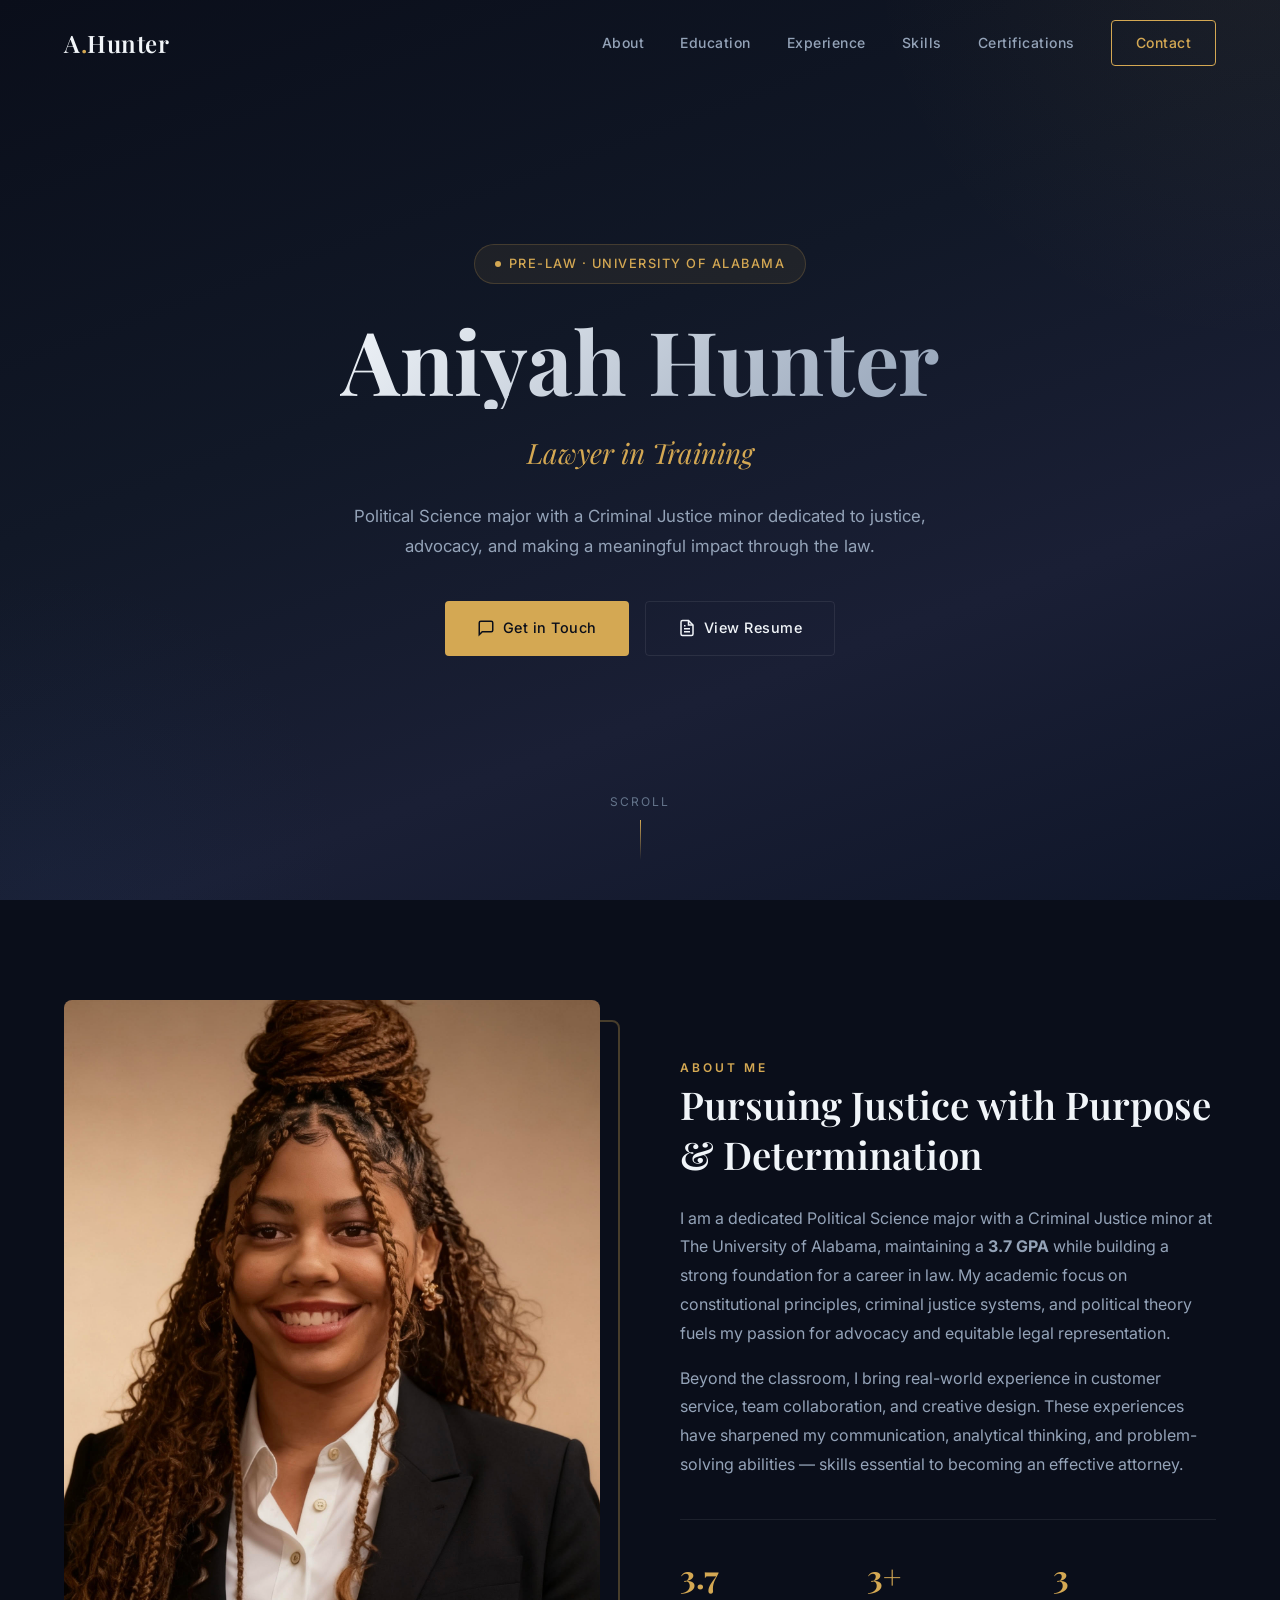
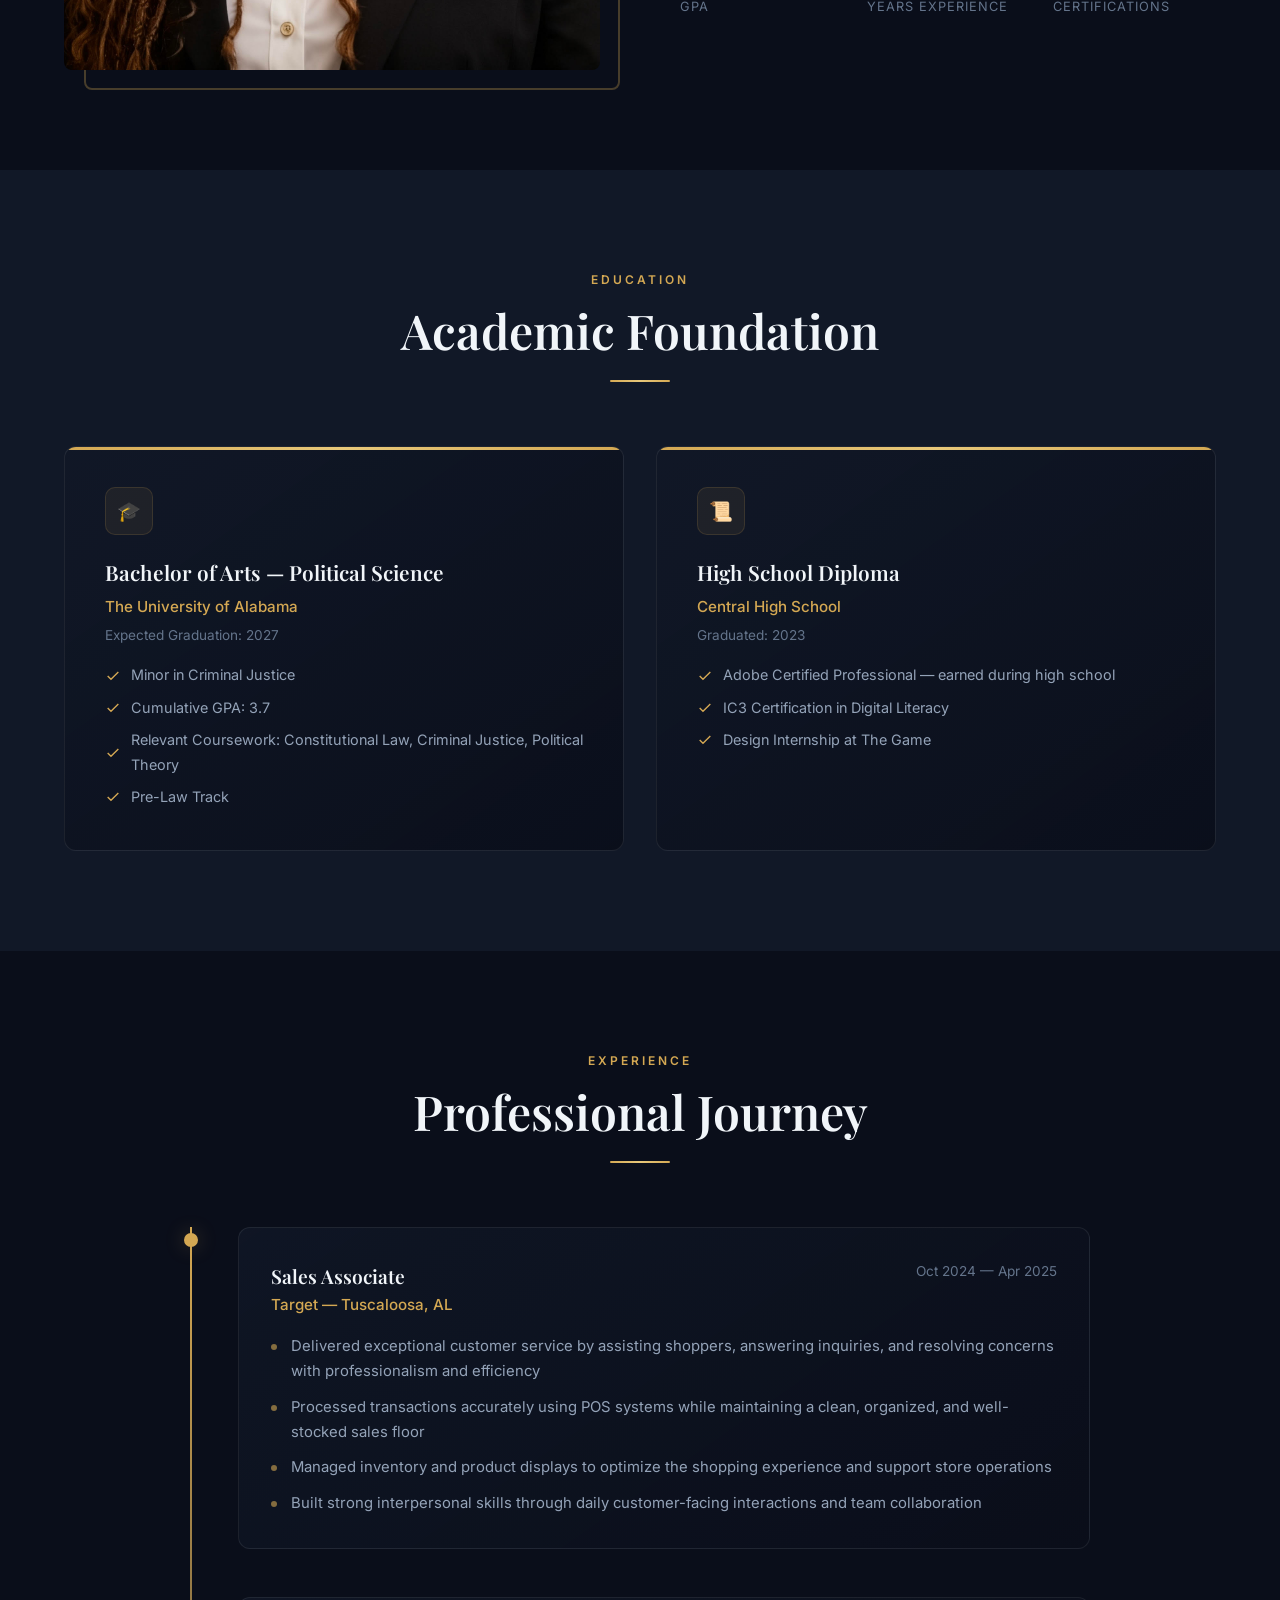
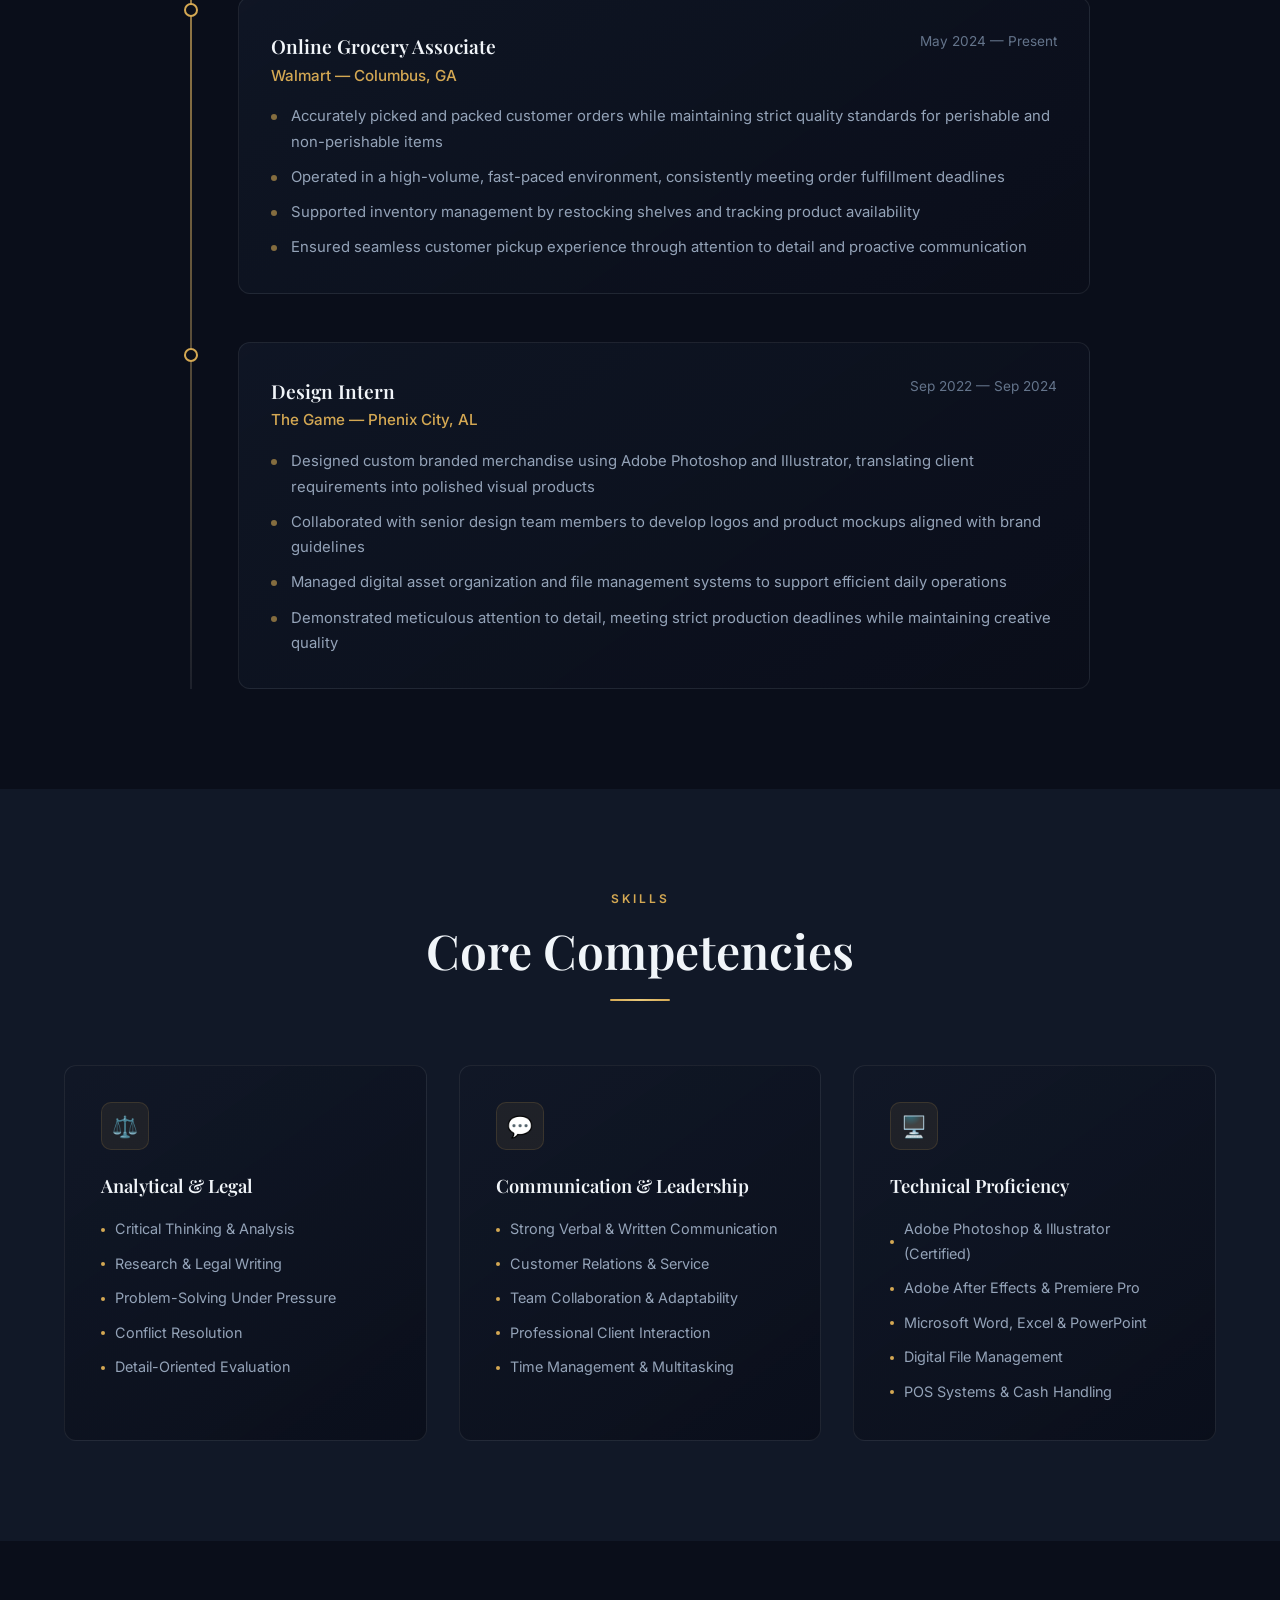
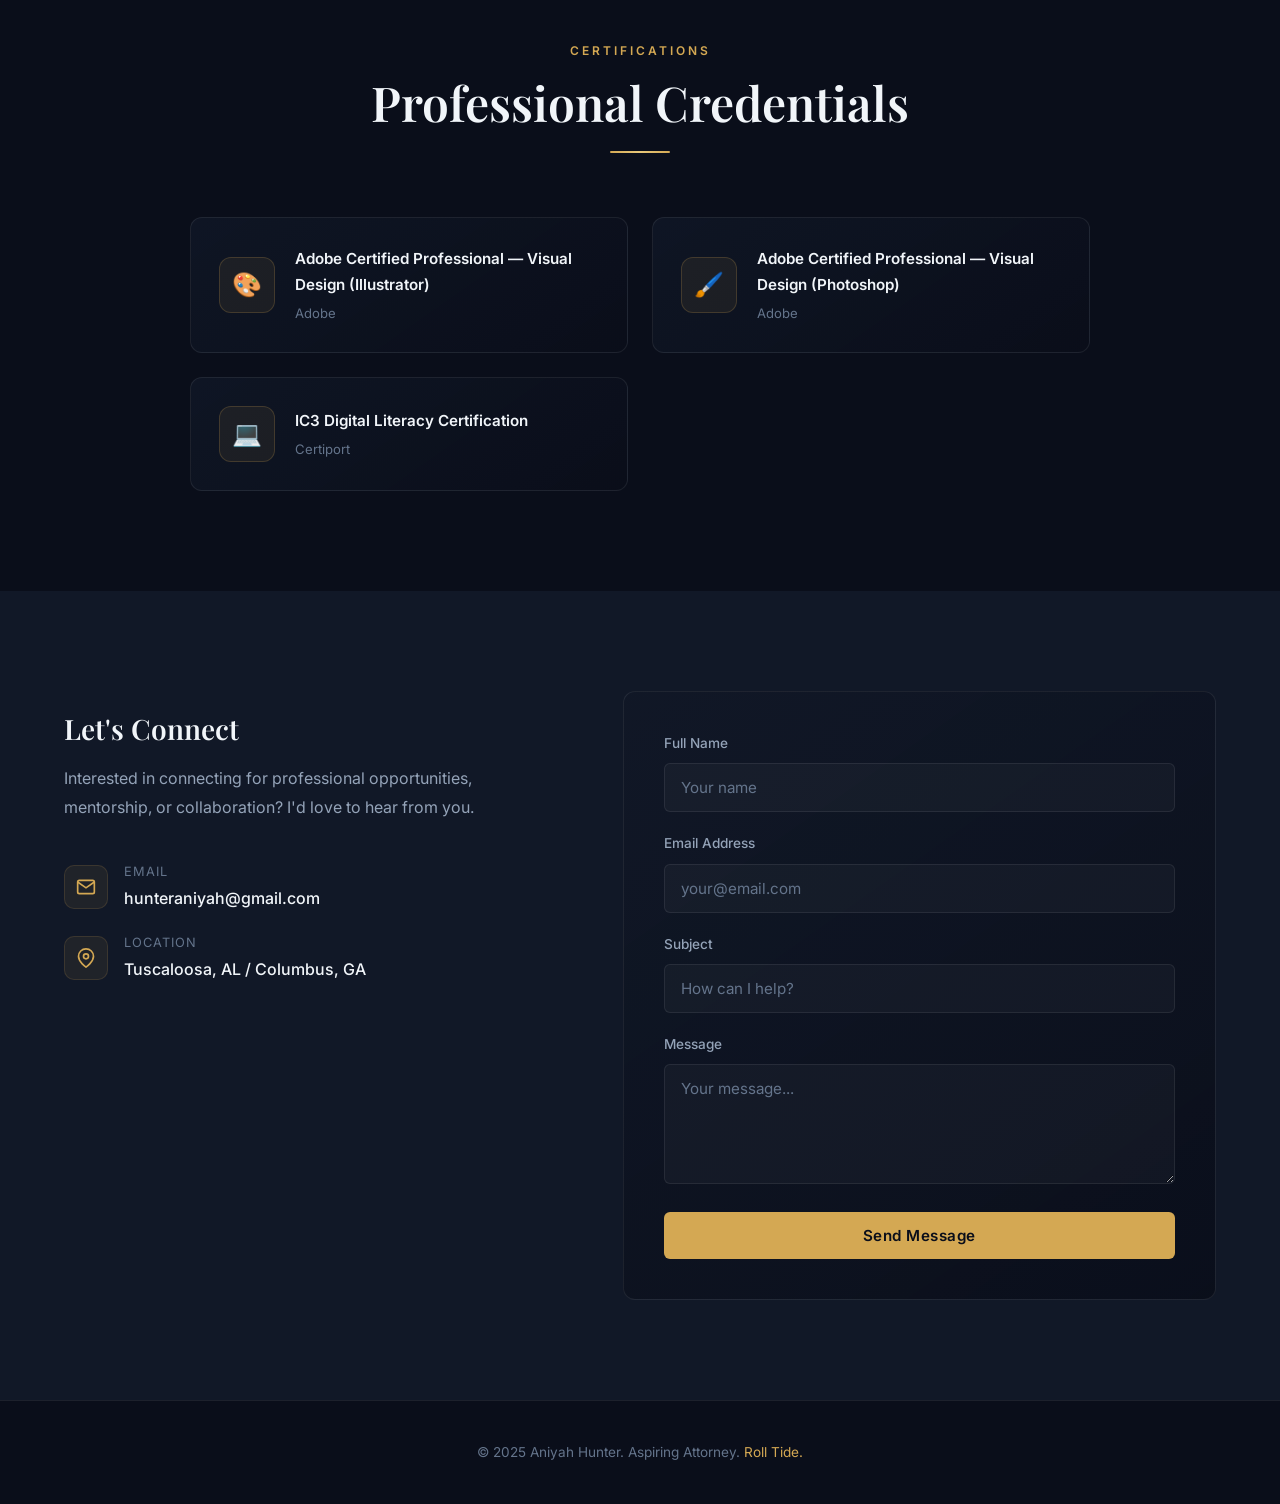
<file: index.html>
<!DOCTYPE html>
<html lang="en">
<head>
  <meta charset="UTF-8" />
  <meta name="viewport" content="width=device-width, initial-scale=1.0" />
  <title>Aniyah Hunter — Lawyer in Training</title>
  <meta name="description" content="Aniyah Hunter is a Political Science major with a Criminal Justice minor pursuing a career in law. Discover her education, experience, and professional journey." />
  <meta name="keywords" content="Aniyah Hunter, Lawyer, Pre-Law, Political Science, Criminal Justice, University of Alabama" />
  <meta name="author" content="Aniyah Hunter" />
  <meta property="og:title" content="Aniyah Hunter — Lawyer in Training" />
  <meta property="og:description" content="Future attorney passionate about justice and advocacy. Political Science major at The University of Alabama." />
  <meta property="og:type" content="website" />
  <meta property="og:image" content="aniyah-photo.jpg" />
  <link rel="stylesheet" href="style.css" />
  <link rel="icon" href="data:image/svg+xml,<svg xmlns='http://www.w3.org/2000/svg' viewBox='0 0 100 100'><text y='.9em' font-size='90'>⚖️</text></svg>" />
</head>
<body>

  <!-- Navigation -->
  <nav class="navbar" id="navbar">
    <div class="container nav-inner">
      <a href="#hero" class="nav-logo">A<span>.</span>Hunter</a>
      <div class="nav-links" id="navLinks">
        <a href="#about">About</a>
        <a href="#education">Education</a>
        <a href="#experience">Experience</a>
        <a href="#skills">Skills</a>
        <a href="#certifications">Certifications</a>
        <a href="#contact" class="nav-cta">Contact</a>
      </div>
      <button class="nav-toggle" id="navToggle" aria-label="Toggle navigation">
        <span></span><span></span><span></span>
      </button>
    </div>
  </nav>

  <!-- Hero Section -->
  <section class="hero" id="hero">
    <div class="hero-content">
      <div class="hero-badge">
        <span class="dot"></span>
        Pre-Law · University of Alabama
      </div>
      <h1 class="hero-name">Aniyah Hunter</h1>
      <p class="hero-title">Lawyer in Training</p>
      <p class="hero-tagline">
        Political Science major with a Criminal Justice minor dedicated to justice, advocacy, 
        and making a meaningful impact through the law.
      </p>
      <div class="hero-actions">
        <a href="#contact" class="btn btn-primary">
          <svg width="18" height="18" fill="none" stroke="currentColor" stroke-width="2" viewBox="0 0 24 24"><path d="M21 15a2 2 0 01-2 2H7l-4 4V5a2 2 0 012-2h14a2 2 0 012 2z"/></svg>
          Get in Touch
        </a>
        <a href="optimized_resume.html" class="btn btn-secondary">
          <svg width="18" height="18" fill="none" stroke="currentColor" stroke-width="2" viewBox="0 0 24 24"><path d="M14 2H6a2 2 0 00-2 2v16a2 2 0 002 2h12a2 2 0 002-2V8z"/><polyline points="14,2 14,8 20,8"/><line x1="16" y1="13" x2="8" y2="13"/><line x1="16" y1="17" x2="8" y2="17"/><polyline points="10,9 9,9 8,9"/></svg>
          View Resume
        </a>
      </div>
    </div>
    <div class="hero-scroll">
      <span>Scroll</span>
      <div class="scroll-line"></div>
    </div>
  </section>

  <!-- About Section -->
  <section class="section" id="about">
    <div class="container">
      <div class="about-grid">
        <div class="about-image-wrapper reveal">
          <img src="aniyah-photo.jpg" alt="Aniyah Hunter — Professional Headshot" class="about-image" />
        </div>
        <div class="about-content reveal reveal-delay-2">
          <span class="about-label">About Me</span>
          <h2 class="about-title">Pursuing Justice with Purpose & Determination</h2>
          <p class="about-text">
            I am a dedicated Political Science major with a Criminal Justice minor at The University of Alabama, 
            maintaining a <strong>3.7 GPA</strong> while building a strong foundation for a career in law. 
            My academic focus on constitutional principles, criminal justice systems, and political theory 
            fuels my passion for advocacy and equitable legal representation.
          </p>
          <p class="about-text">
            Beyond the classroom, I bring real-world experience in customer service, team collaboration, 
            and creative design. These experiences have sharpened my communication, analytical thinking, 
            and problem-solving abilities — skills essential to becoming an effective attorney.
          </p>
          <div class="about-stats">
            <div class="stat">
              <div class="stat-number">3.7</div>
              <div class="stat-label">GPA</div>
            </div>
            <div class="stat">
              <div class="stat-number">3+</div>
              <div class="stat-label">Years Experience</div>
            </div>
            <div class="stat">
              <div class="stat-number">3</div>
              <div class="stat-label">Certifications</div>
            </div>
          </div>
        </div>
      </div>
    </div>
  </section>

  <!-- Education Section -->
  <section class="section" id="education" style="background: var(--bg-secondary);">
    <div class="container">
      <div class="section-header reveal">
        <span class="section-label">Education</span>
        <h2 class="section-title">Academic Foundation</h2>
        <div class="section-divider"></div>
      </div>
      <div class="education-cards">
        <div class="edu-card reveal">
          <div class="edu-icon">🎓</div>
          <div class="edu-degree">Bachelor of Arts — Political Science</div>
          <div class="edu-school">The University of Alabama</div>
          <div class="edu-date">Expected Graduation: 2027</div>
          <div class="edu-details">
            <div class="edu-detail">
              <svg viewBox="0 0 24 24" fill="none" stroke="currentColor" stroke-width="2"><polyline points="20,6 9,17 4,12"/></svg>
              Minor in Criminal Justice
            </div>
            <div class="edu-detail">
              <svg viewBox="0 0 24 24" fill="none" stroke="currentColor" stroke-width="2"><polyline points="20,6 9,17 4,12"/></svg>
              Cumulative GPA: 3.7
            </div>
            <div class="edu-detail">
              <svg viewBox="0 0 24 24" fill="none" stroke="currentColor" stroke-width="2"><polyline points="20,6 9,17 4,12"/></svg>
              Relevant Coursework: Constitutional Law, Criminal Justice, Political Theory
            </div>
            <div class="edu-detail">
              <svg viewBox="0 0 24 24" fill="none" stroke="currentColor" stroke-width="2"><polyline points="20,6 9,17 4,12"/></svg>
              Pre-Law Track
            </div>
          </div>
        </div>
        <div class="edu-card reveal reveal-delay-2">
          <div class="edu-icon">📜</div>
          <div class="edu-degree">High School Diploma</div>
          <div class="edu-school">Central High School</div>
          <div class="edu-date">Graduated: 2023</div>
          <div class="edu-details">
            <div class="edu-detail">
              <svg viewBox="0 0 24 24" fill="none" stroke="currentColor" stroke-width="2"><polyline points="20,6 9,17 4,12"/></svg>
              Adobe Certified Professional — earned during high school
            </div>
            <div class="edu-detail">
              <svg viewBox="0 0 24 24" fill="none" stroke="currentColor" stroke-width="2"><polyline points="20,6 9,17 4,12"/></svg>
              IC3 Certification in Digital Literacy
            </div>
            <div class="edu-detail">
              <svg viewBox="0 0 24 24" fill="none" stroke="currentColor" stroke-width="2"><polyline points="20,6 9,17 4,12"/></svg>
              Design Internship at The Game
            </div>
          </div>
        </div>
      </div>
    </div>
  </section>

  <!-- Experience Section -->
  <section class="section" id="experience">
    <div class="container">
      <div class="section-header reveal">
        <span class="section-label">Experience</span>
        <h2 class="section-title">Professional Journey</h2>
        <div class="section-divider"></div>
      </div>
      <div class="timeline">
        <!-- Target -->
        <div class="timeline-item reveal">
          <div class="timeline-dot"></div>
          <div class="timeline-card">
            <div class="timeline-header">
              <div>
                <div class="timeline-role">Sales Associate</div>
                <div class="timeline-company">Target — Tuscaloosa, AL</div>
              </div>
              <div class="timeline-date">Oct 2024 — Apr 2025</div>
            </div>
            <ul class="timeline-bullets">
              <li>Delivered exceptional customer service by assisting shoppers, answering inquiries, and resolving concerns with professionalism and efficiency</li>
              <li>Processed transactions accurately using POS systems while maintaining a clean, organized, and well-stocked sales floor</li>
              <li>Managed inventory and product displays to optimize the shopping experience and support store operations</li>
              <li>Built strong interpersonal skills through daily customer-facing interactions and team collaboration</li>
            </ul>
          </div>
        </div>
        <!-- Walmart -->
        <div class="timeline-item reveal">
          <div class="timeline-dot"></div>
          <div class="timeline-card">
            <div class="timeline-header">
              <div>
                <div class="timeline-role">Online Grocery Associate</div>
                <div class="timeline-company">Walmart — Columbus, GA</div>
              </div>
              <div class="timeline-date">May 2024 — Present</div>
            </div>
            <ul class="timeline-bullets">
              <li>Accurately picked and packed customer orders while maintaining strict quality standards for perishable and non-perishable items</li>
              <li>Operated in a high-volume, fast-paced environment, consistently meeting order fulfillment deadlines</li>
              <li>Supported inventory management by restocking shelves and tracking product availability</li>
              <li>Ensured seamless customer pickup experience through attention to detail and proactive communication</li>
            </ul>
          </div>
        </div>
        <!-- The Game -->
        <div class="timeline-item reveal">
          <div class="timeline-dot"></div>
          <div class="timeline-card">
            <div class="timeline-header">
              <div>
                <div class="timeline-role">Design Intern</div>
                <div class="timeline-company">The Game — Phenix City, AL</div>
              </div>
              <div class="timeline-date">Sep 2022 — Sep 2024</div>
            </div>
            <ul class="timeline-bullets">
              <li>Designed custom branded merchandise using Adobe Photoshop and Illustrator, translating client requirements into polished visual products</li>
              <li>Collaborated with senior design team members to develop logos and product mockups aligned with brand guidelines</li>
              <li>Managed digital asset organization and file management systems to support efficient daily operations</li>
              <li>Demonstrated meticulous attention to detail, meeting strict production deadlines while maintaining creative quality</li>
            </ul>
          </div>
        </div>
      </div>
    </div>
  </section>

  <!-- Skills Section -->
  <section class="section" id="skills" style="background: var(--bg-secondary);">
    <div class="container">
      <div class="section-header reveal">
        <span class="section-label">Skills</span>
        <h2 class="section-title">Core Competencies</h2>
        <div class="section-divider"></div>
      </div>
      <div class="skills-grid">
        <div class="skill-category reveal">
          <div class="skill-icon">⚖️</div>
          <h3 class="skill-category-title">Analytical & Legal</h3>
          <div class="skill-list">
            <div class="skill-item">Critical Thinking & Analysis</div>
            <div class="skill-item">Research & Legal Writing</div>
            <div class="skill-item">Problem-Solving Under Pressure</div>
            <div class="skill-item">Conflict Resolution</div>
            <div class="skill-item">Detail-Oriented Evaluation</div>
          </div>
        </div>
        <div class="skill-category reveal reveal-delay-2">
          <div class="skill-icon">💬</div>
          <h3 class="skill-category-title">Communication & Leadership</h3>
          <div class="skill-list">
            <div class="skill-item">Strong Verbal & Written Communication</div>
            <div class="skill-item">Customer Relations & Service</div>
            <div class="skill-item">Team Collaboration & Adaptability</div>
            <div class="skill-item">Professional Client Interaction</div>
            <div class="skill-item">Time Management & Multitasking</div>
          </div>
        </div>
        <div class="skill-category reveal reveal-delay-3">
          <div class="skill-icon">🖥️</div>
          <h3 class="skill-category-title">Technical Proficiency</h3>
          <div class="skill-list">
            <div class="skill-item">Adobe Photoshop & Illustrator (Certified)</div>
            <div class="skill-item">Adobe After Effects & Premiere Pro</div>
            <div class="skill-item">Microsoft Word, Excel & PowerPoint</div>
            <div class="skill-item">Digital File Management</div>
            <div class="skill-item">POS Systems & Cash Handling</div>
          </div>
        </div>
      </div>
    </div>
  </section>

  <!-- Certifications Section -->
  <section class="section" id="certifications">
    <div class="container">
      <div class="section-header reveal">
        <span class="section-label">Certifications</span>
        <h2 class="section-title">Professional Credentials</h2>
        <div class="section-divider"></div>
      </div>
      <div class="certs-grid">
        <div class="cert-card reveal">
          <div class="cert-badge">🎨</div>
          <div>
            <div class="cert-name">Adobe Certified Professional — Visual Design (Illustrator)</div>
            <div class="cert-issuer">Adobe</div>
          </div>
        </div>
        <div class="cert-card reveal reveal-delay-1">
          <div class="cert-badge">🖌️</div>
          <div>
            <div class="cert-name">Adobe Certified Professional — Visual Design (Photoshop)</div>
            <div class="cert-issuer">Adobe</div>
          </div>
        </div>
        <div class="cert-card reveal reveal-delay-2">
          <div class="cert-badge">💻</div>
          <div>
            <div class="cert-name">IC3 Digital Literacy Certification</div>
            <div class="cert-issuer">Certiport</div>
          </div>
        </div>
      </div>
    </div>
  </section>

  <!-- Contact Section -->
  <section class="section" id="contact" style="background: var(--bg-secondary);">
    <div class="container">
      <div class="contact-wrapper">
        <div class="contact-info reveal">
          <h2 class="contact-intro">Let's Connect</h2>
          <p class="contact-desc">
            Interested in connecting for professional opportunities, 
            mentorship, or collaboration? I'd love to hear from you.
          </p>
          <div class="contact-methods">
            <div class="contact-method">
              <div class="contact-method-icon">
                <svg width="20" height="20" fill="none" stroke="currentColor" stroke-width="2" viewBox="0 0 24 24"><path d="M4 4h16c1.1 0 2 .9 2 2v12c0 1.1-.9 2-2 2H4c-1.1 0-2-.9-2-2V6c0-1.1.9-2 2-2z"/><polyline points="22,6 12,13 2,6"/></svg>
              </div>
              <div>
                <div class="contact-method-label">Email</div>
                <a href="mailto:hunteraniyah@gmail.com" class="contact-method-value">hunteraniyah@gmail.com</a>
              </div>
            </div>
            <div class="contact-method">
              <div class="contact-method-icon">
                <svg width="20" height="20" fill="none" stroke="currentColor" stroke-width="2" viewBox="0 0 24 24"><path d="M21 10c0 7-9 13-9 13s-9-6-9-13a9 9 0 0118 0z"/><circle cx="12" cy="10" r="3"/></svg>
              </div>
              <div>
                <div class="contact-method-label">Location</div>
                <div class="contact-method-value">Tuscaloosa, AL / Columbus, GA</div>
              </div>
            </div>
          </div>
        </div>
        <form class="contact-form reveal reveal-delay-2" action="https://formspree.io/f/xExample" method="POST" id="contactForm">
          <div class="form-group">
            <label class="form-label" for="name">Full Name</label>
            <input type="text" class="form-input" id="name" name="name" placeholder="Your name" required />
          </div>
          <div class="form-group">
            <label class="form-label" for="email">Email Address</label>
            <input type="email" class="form-input" id="email" name="email" placeholder="your@email.com" required />
          </div>
          <div class="form-group">
            <label class="form-label" for="subject">Subject</label>
            <input type="text" class="form-input" id="subject" name="subject" placeholder="How can I help?" />
          </div>
          <div class="form-group">
            <label class="form-label" for="message">Message</label>
            <textarea class="form-textarea" id="message" name="message" placeholder="Your message..." required></textarea>
          </div>
          <button type="submit" class="form-submit">Send Message</button>
        </form>
      </div>
    </div>
  </section>

  <!-- Footer -->
  <footer class="footer">
    <div class="container">
      <p class="footer-text">© 2025 Aniyah Hunter. Aspiring Attorney. <span>Roll Tide.</span></p>
    </div>
  </footer>

  <script src="script.js"></script>
</body>
</html>
</file>
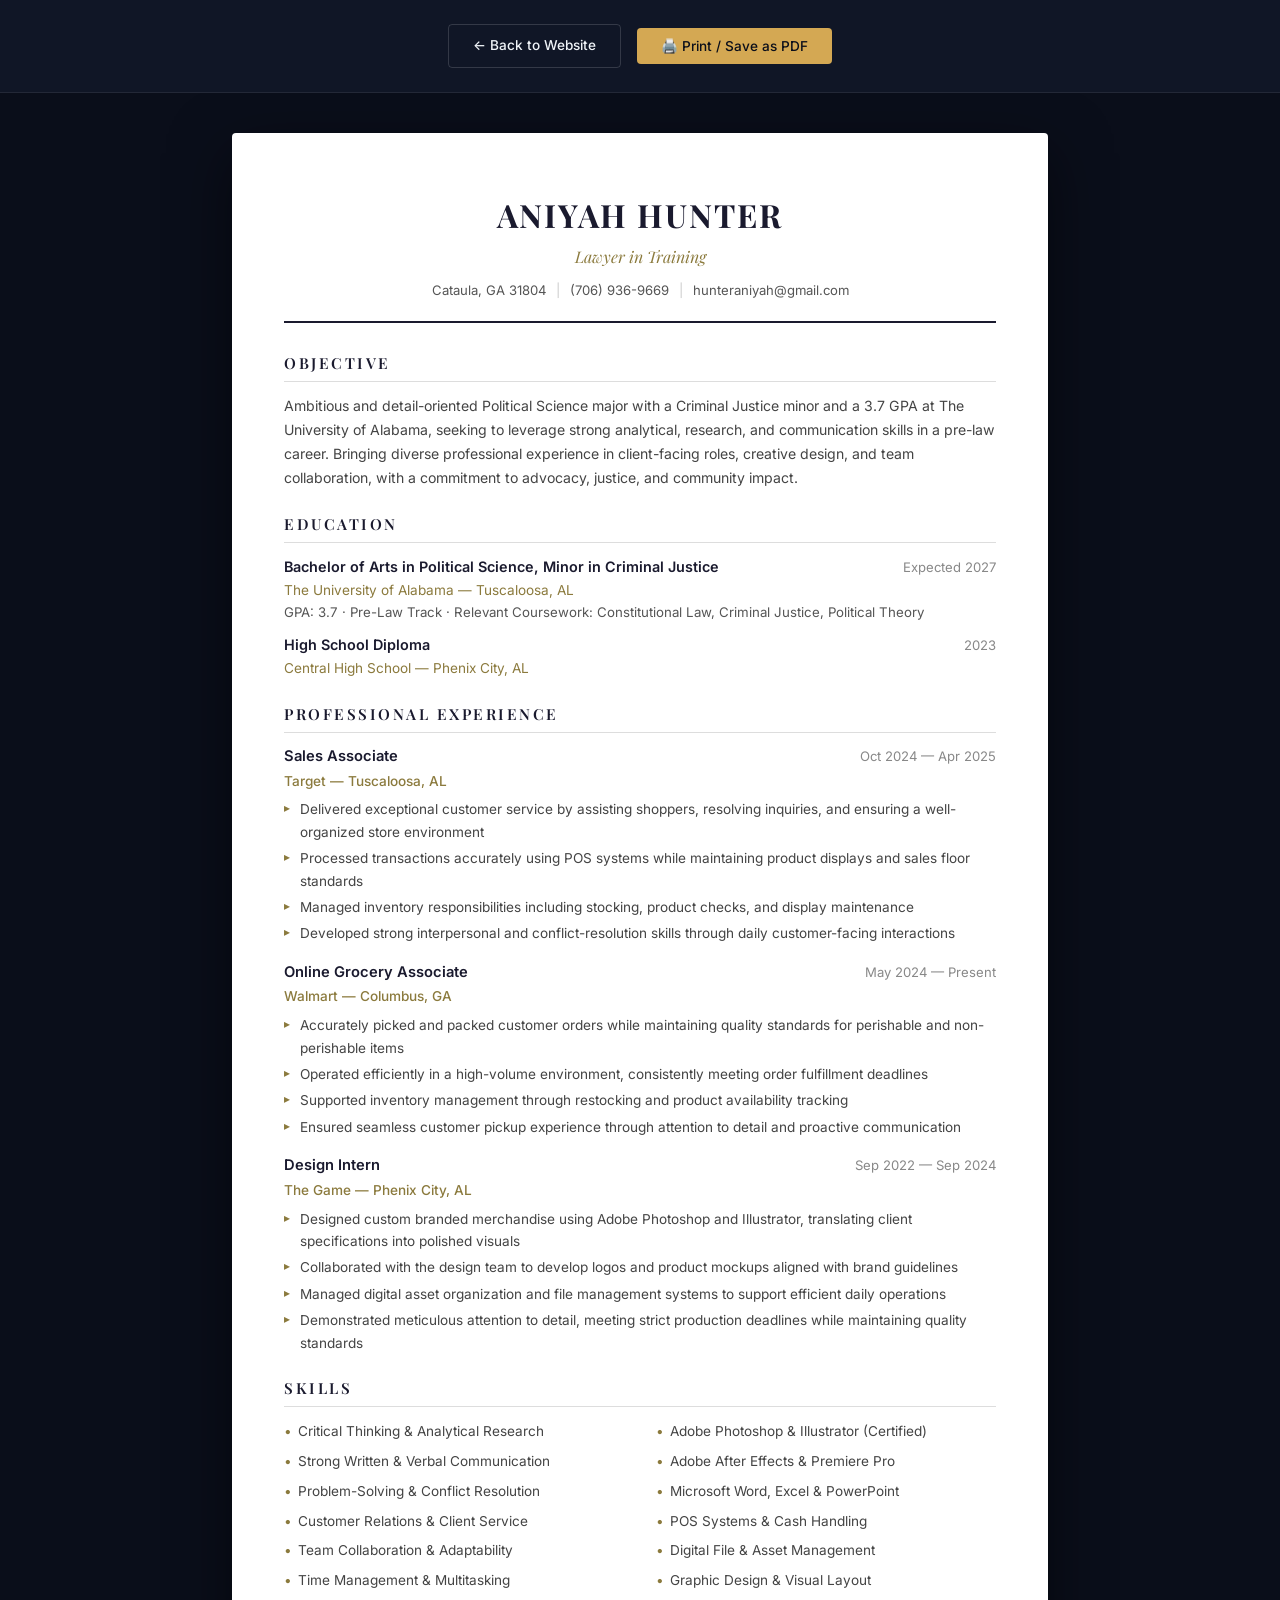
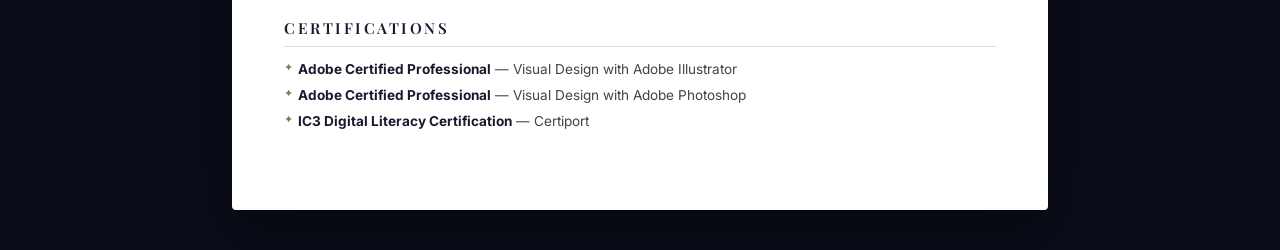
<file: optimized_resume.html>
<!DOCTYPE html>
<html lang="en">
<head>
  <meta charset="UTF-8" />
  <meta name="viewport" content="width=device-width, initial-scale=1.0" />
  <title>Resume — Aniyah Hunter</title>
  <link rel="icon" href="data:image/svg+xml,<svg xmlns='http://www.w3.org/2000/svg' viewBox='0 0 100 100'><text y='.9em' font-size='90'>⚖️</text></svg>" />
  <link href="https://fonts.googleapis.com/css2?family=Inter:wght@300;400;500;600;700&family=Playfair+Display:wght@400;600;700&display=swap" rel="stylesheet" />
  <style>
    *, *::before, *::after { margin: 0; padding: 0; box-sizing: border-box; }

    @media print {
      body { background: #fff !important; }
      .resume { box-shadow: none !important; max-width: 100% !important; margin: 0 !important; padding: 40px !important; }
      .no-print { display: none !important; }
      @page { margin: 0.5in; }
    }

    body {
      font-family: 'Inter', -apple-system, BlinkMacSystemFont, sans-serif;
      background: #0a0e1a;
      color: #1a1a2e;
      line-height: 1.6;
      -webkit-font-smoothing: antialiased;
    }

    .no-print {
      text-align: center;
      padding: 24px;
      background: rgba(17, 24, 39, 0.95);
      border-bottom: 1px solid rgba(255,255,255,0.08);
      position: sticky;
      top: 0;
      z-index: 100;
      display: flex;
      gap: 16px;
      justify-content: center;
      align-items: center;
    }

    .no-print a, .no-print button {
      display: inline-flex;
      align-items: center;
      gap: 8px;
      padding: 10px 24px;
      border-radius: 4px;
      font-family: 'Inter', sans-serif;
      font-size: 0.85rem;
      font-weight: 500;
      cursor: pointer;
      text-decoration: none;
      transition: 0.3s ease;
    }

    .no-print a {
      background: transparent;
      border: 1px solid rgba(255,255,255,0.15);
      color: #f1f5f9;
    }

    .no-print a:hover { border-color: #d4a853; color: #d4a853; }

    .no-print button {
      background: #d4a853;
      color: #0a0e1a;
      border: none;
    }

    .no-print button:hover { background: #e8c87a; }

    .resume {
      max-width: 8.5in;
      margin: 40px auto;
      background: #ffffff;
      padding: 56px 52px;
      box-shadow: 0 20px 60px rgba(0,0,0,0.5);
      border-radius: 4px;
    }

    /* Header */
    .r-header {
      text-align: center;
      margin-bottom: 28px;
      padding-bottom: 20px;
      border-bottom: 2px solid #1a1a2e;
    }

    .r-name {
      font-family: 'Playfair Display', Georgia, serif;
      font-size: 2rem;
      font-weight: 700;
      letter-spacing: 2px;
      text-transform: uppercase;
      color: #1a1a2e;
      margin-bottom: 4px;
    }

    .r-title {
      font-family: 'Playfair Display', Georgia, serif;
      font-size: 1rem;
      font-weight: 400;
      font-style: italic;
      color: #8b7a3d;
      margin-bottom: 10px;
    }

    .r-contact {
      font-size: 0.82rem;
      color: #555;
    }

    .r-contact span { margin: 0 6px; color: #ccc; }

    /* Section */
    .r-section {
      margin-bottom: 22px;
    }

    .r-section-title {
      font-family: 'Playfair Display', Georgia, serif;
      font-size: 0.95rem;
      font-weight: 600;
      text-transform: uppercase;
      letter-spacing: 2.5px;
      color: #1a1a2e;
      border-bottom: 1px solid #ddd;
      padding-bottom: 6px;
      margin-bottom: 12px;
    }

    /* Objective */
    .r-objective {
      font-size: 0.88rem;
      color: #444;
      line-height: 1.7;
    }

    /* Experience */
    .r-entry { margin-bottom: 16px; }

    .r-entry-header {
      display: flex;
      justify-content: space-between;
      align-items: baseline;
      flex-wrap: wrap;
      margin-bottom: 2px;
    }

    .r-role {
      font-weight: 600;
      font-size: 0.92rem;
      color: #1a1a2e;
    }

    .r-date {
      font-size: 0.82rem;
      color: #888;
      white-space: nowrap;
    }

    .r-company {
      font-size: 0.85rem;
      color: #8b7a3d;
      font-weight: 500;
      margin-bottom: 6px;
    }

    .r-bullets {
      list-style: none;
      padding: 0;
    }

    .r-bullets li {
      font-size: 0.85rem;
      color: #444;
      padding-left: 16px;
      position: relative;
      margin-bottom: 4px;
      line-height: 1.65;
    }

    .r-bullets li::before {
      content: '▸';
      position: absolute;
      left: 0;
      color: #8b7a3d;
      font-size: 0.75rem;
    }

    /* Education */
    .r-edu-entry { margin-bottom: 10px; }

    .r-edu-degree {
      font-weight: 600;
      font-size: 0.9rem;
    }

    .r-edu-school {
      font-size: 0.85rem;
      color: #8b7a3d;
    }

    .r-edu-details {
      font-size: 0.83rem;
      color: #555;
    }

    /* Skills */
    .r-skills-grid {
      display: grid;
      grid-template-columns: 1fr 1fr;
      gap: 4px 32px;
    }

    .r-skill-item {
      font-size: 0.85rem;
      color: #444;
      padding: 2px 0;
      padding-left: 14px;
      position: relative;
    }

    .r-skill-item::before {
      content: '•';
      position: absolute;
      left: 0;
      color: #8b7a3d;
    }

    /* Certifications */
    .r-cert-list {
      display: flex;
      flex-direction: column;
      gap: 4px;
    }

    .r-cert-item {
      font-size: 0.85rem;
      color: #444;
      padding-left: 14px;
      position: relative;
    }

    .r-cert-item::before {
      content: '✦';
      position: absolute;
      left: 0;
      color: #8b7a3d;
      font-size: 0.7rem;
    }

    .r-cert-item strong {
      color: #1a1a2e;
    }
  </style>
</head>
<body>

  <!-- Toolbar -->
  <div class="no-print">
    <a href="index.html">← Back to Website</a>
    <button onclick="window.print()">🖨️ Print / Save as PDF</button>
  </div>

  <!-- Resume -->
  <div class="resume">

    <header class="r-header">
      <h1 class="r-name">Aniyah Hunter</h1>
      <p class="r-title">Lawyer in Training</p>
      <p class="r-contact">
        Cataula, GA 31804
        <span>|</span> (706) 936-9669
        <span>|</span> hunteraniyah@gmail.com
      </p>
    </header>

    <!-- Objective -->
    <section class="r-section">
      <h2 class="r-section-title">Objective</h2>
      <p class="r-objective">
        Ambitious and detail-oriented Political Science major with a Criminal Justice minor and a 3.7 GPA at The University of Alabama, seeking to leverage strong analytical, research, and communication skills in a pre-law career. Bringing diverse professional experience in client-facing roles, creative design, and team collaboration, with a commitment to advocacy, justice, and community impact.
      </p>
    </section>

    <!-- Education -->
    <section class="r-section">
      <h2 class="r-section-title">Education</h2>
      <div class="r-edu-entry">
        <div class="r-entry-header">
          <div class="r-edu-degree">Bachelor of Arts in Political Science, Minor in Criminal Justice</div>
          <div class="r-date">Expected 2027</div>
        </div>
        <div class="r-edu-school">The University of Alabama — Tuscaloosa, AL</div>
        <div class="r-edu-details">GPA: 3.7 · Pre-Law Track · Relevant Coursework: Constitutional Law, Criminal Justice, Political Theory</div>
      </div>
      <div class="r-edu-entry">
        <div class="r-entry-header">
          <div class="r-edu-degree">High School Diploma</div>
          <div class="r-date">2023</div>
        </div>
        <div class="r-edu-school">Central High School — Phenix City, AL</div>
      </div>
    </section>

    <!-- Experience -->
    <section class="r-section">
      <h2 class="r-section-title">Professional Experience</h2>

      <div class="r-entry">
        <div class="r-entry-header">
          <div class="r-role">Sales Associate</div>
          <div class="r-date">Oct 2024 — Apr 2025</div>
        </div>
        <div class="r-company">Target — Tuscaloosa, AL</div>
        <ul class="r-bullets">
          <li>Delivered exceptional customer service by assisting shoppers, resolving inquiries, and ensuring a well-organized store environment</li>
          <li>Processed transactions accurately using POS systems while maintaining product displays and sales floor standards</li>
          <li>Managed inventory responsibilities including stocking, product checks, and display maintenance</li>
          <li>Developed strong interpersonal and conflict-resolution skills through daily customer-facing interactions</li>
        </ul>
      </div>

      <div class="r-entry">
        <div class="r-entry-header">
          <div class="r-role">Online Grocery Associate</div>
          <div class="r-date">May 2024 — Present</div>
        </div>
        <div class="r-company">Walmart — Columbus, GA</div>
        <ul class="r-bullets">
          <li>Accurately picked and packed customer orders while maintaining quality standards for perishable and non-perishable items</li>
          <li>Operated efficiently in a high-volume environment, consistently meeting order fulfillment deadlines</li>
          <li>Supported inventory management through restocking and product availability tracking</li>
          <li>Ensured seamless customer pickup experience through attention to detail and proactive communication</li>
        </ul>
      </div>

      <div class="r-entry">
        <div class="r-entry-header">
          <div class="r-role">Design Intern</div>
          <div class="r-date">Sep 2022 — Sep 2024</div>
        </div>
        <div class="r-company">The Game — Phenix City, AL</div>
        <ul class="r-bullets">
          <li>Designed custom branded merchandise using Adobe Photoshop and Illustrator, translating client specifications into polished visuals</li>
          <li>Collaborated with the design team to develop logos and product mockups aligned with brand guidelines</li>
          <li>Managed digital asset organization and file management systems to support efficient daily operations</li>
          <li>Demonstrated meticulous attention to detail, meeting strict production deadlines while maintaining quality standards</li>
        </ul>
      </div>
    </section>

    <!-- Skills -->
    <section class="r-section">
      <h2 class="r-section-title">Skills</h2>
      <div class="r-skills-grid">
        <div class="r-skill-item">Critical Thinking & Analytical Research</div>
        <div class="r-skill-item">Adobe Photoshop & Illustrator (Certified)</div>
        <div class="r-skill-item">Strong Written & Verbal Communication</div>
        <div class="r-skill-item">Adobe After Effects & Premiere Pro</div>
        <div class="r-skill-item">Problem-Solving & Conflict Resolution</div>
        <div class="r-skill-item">Microsoft Word, Excel & PowerPoint</div>
        <div class="r-skill-item">Customer Relations & Client Service</div>
        <div class="r-skill-item">POS Systems & Cash Handling</div>
        <div class="r-skill-item">Team Collaboration & Adaptability</div>
        <div class="r-skill-item">Digital File & Asset Management</div>
        <div class="r-skill-item">Time Management & Multitasking</div>
        <div class="r-skill-item">Graphic Design & Visual Layout</div>
      </div>
    </section>

    <!-- Certifications -->
    <section class="r-section">
      <h2 class="r-section-title">Certifications</h2>
      <div class="r-cert-list">
        <div class="r-cert-item"><strong>Adobe Certified Professional</strong> — Visual Design with Adobe Illustrator</div>
        <div class="r-cert-item"><strong>Adobe Certified Professional</strong> — Visual Design with Adobe Photoshop</div>
        <div class="r-cert-item"><strong>IC3 Digital Literacy Certification</strong> — Certiport</div>
      </div>
    </section>

  </div>

</body>
</html>
</file>
<file: style.css>
/* ============================================
   Aniyah Hunter — Lawyer in Training
   Premium Dark-Mode Design System
   ============================================ */

/* Google Fonts */
@import url('https://fonts.googleapis.com/css2?family=Inter:wght@300;400;500;600;700&family=Playfair+Display:ital,wght@0,400;0,500;0,600;0,700;1,400;1,500&display=swap');

/* ---- Design Tokens ---- */
:root {
  /* Colors */
  --bg-primary: #0a0e1a;
  --bg-secondary: #111827;
  --bg-card: rgba(17, 24, 39, 0.7);
  --bg-glass: rgba(255, 255, 255, 0.03);
  --border-glass: rgba(255, 255, 255, 0.08);

  --text-primary: #f1f5f9;
  --text-secondary: #94a3b8;
  --text-muted: #64748b;

  --accent-gold: #d4a853;
  --accent-gold-light: #e8c87a;
  --accent-gold-dark: #b8922f;
  --accent-navy: #1e3a5f;
  --accent-navy-light: #2d5a8e;

  --gradient-gold: linear-gradient(135deg, #d4a853, #e8c87a, #d4a853);
  --gradient-hero: linear-gradient(160deg, #0a0e1a 0%, #111827 40%, #1a1f35 70%, #0f1629 100%);
  --gradient-card: linear-gradient(145deg, rgba(17, 24, 39, 0.8), rgba(10, 14, 26, 0.9));

  /* Typography */
  --font-sans: 'Inter', -apple-system, BlinkMacSystemFont, sans-serif;
  --font-serif: 'Playfair Display', Georgia, serif;

  /* Spacing */
  --section-padding: 100px 0;
  --container-max: 1200px;

  /* Transitions */
  --ease-smooth: cubic-bezier(0.4, 0, 0.2, 1);
  --transition-base: 0.3s var(--ease-smooth);
  --transition-slow: 0.6s var(--ease-smooth);
}

/* ---- Reset & Base ---- */
*, *::before, *::after {
  margin: 0;
  padding: 0;
  box-sizing: border-box;
}

html {
  scroll-behavior: smooth;
  scroll-padding-top: 80px;
}

body {
  font-family: var(--font-sans);
  background: var(--bg-primary);
  color: var(--text-primary);
  line-height: 1.7;
  overflow-x: hidden;
  -webkit-font-smoothing: antialiased;
}

a {
  text-decoration: none;
  color: inherit;
}

ul { list-style: none; }

img { max-width: 100%; display: block; }

/* ---- Container ---- */
.container {
  max-width: var(--container-max);
  margin: 0 auto;
  padding: 0 24px;
}

/* ---- Section Base ---- */
.section {
  padding: var(--section-padding);
  position: relative;
}

.section-header {
  text-align: center;
  margin-bottom: 64px;
}

.section-label {
  font-family: var(--font-sans);
  font-size: 0.75rem;
  font-weight: 600;
  letter-spacing: 3px;
  text-transform: uppercase;
  color: var(--accent-gold);
  margin-bottom: 12px;
  display: block;
}

.section-title {
  font-family: var(--font-serif);
  font-size: clamp(2rem, 4vw, 3rem);
  font-weight: 600;
  color: var(--text-primary);
  line-height: 1.2;
}

.section-divider {
  width: 60px;
  height: 2px;
  background: var(--gradient-gold);
  margin: 20px auto 0;
  border-radius: 2px;
}

/* ---- Navigation ---- */
.navbar {
  position: fixed;
  top: 0;
  left: 0;
  right: 0;
  z-index: 1000;
  padding: 20px 0;
  transition: var(--transition-base);
  background: transparent;
}

.navbar.scrolled {
  background: rgba(10, 14, 26, 0.92);
  backdrop-filter: blur(20px);
  -webkit-backdrop-filter: blur(20px);
  padding: 12px 0;
  border-bottom: 1px solid var(--border-glass);
}

.nav-inner {
  display: flex;
  align-items: center;
  justify-content: space-between;
}

.nav-logo {
  font-family: var(--font-serif);
  font-size: 1.5rem;
  font-weight: 600;
  color: var(--text-primary);
  letter-spacing: 0.5px;
}

.nav-logo span {
  color: var(--accent-gold);
}

.nav-links {
  display: flex;
  gap: 36px;
  align-items: center;
}

.nav-links a {
  font-size: 0.875rem;
  font-weight: 500;
  color: var(--text-secondary);
  letter-spacing: 0.5px;
  transition: var(--transition-base);
  position: relative;
}

.nav-links a::after {
  content: '';
  position: absolute;
  bottom: -4px;
  left: 0;
  width: 0;
  height: 1.5px;
  background: var(--accent-gold);
  transition: var(--transition-base);
}

.nav-links a:hover,
.nav-links a.active {
  color: var(--accent-gold);
}

.nav-links a:hover::after,
.nav-links a.active::after {
  width: 100%;
}

.nav-cta {
  padding: 10px 24px !important;
  border: 1px solid var(--accent-gold) !important;
  border-radius: 4px;
  color: var(--accent-gold) !important;
  font-weight: 500 !important;
  transition: var(--transition-base) !important;
}

.nav-cta:hover {
  background: var(--accent-gold) !important;
  color: var(--bg-primary) !important;
}

.nav-cta::after { display: none !important; }

/* Mobile Menu */
.nav-toggle {
  display: none;
  flex-direction: column;
  gap: 5px;
  cursor: pointer;
  background: none;
  border: none;
  padding: 4px;
}

.nav-toggle span {
  width: 24px;
  height: 2px;
  background: var(--text-primary);
  transition: var(--transition-base);
  border-radius: 2px;
}

.nav-toggle.active span:nth-child(1) {
  transform: rotate(45deg) translate(5px, 5px);
}

.nav-toggle.active span:nth-child(2) {
  opacity: 0;
}

.nav-toggle.active span:nth-child(3) {
  transform: rotate(-45deg) translate(5px, -5px);
}

/* ---- Hero Section ---- */
.hero {
  min-height: 100vh;
  display: flex;
  align-items: center;
  justify-content: center;
  background: var(--gradient-hero);
  position: relative;
  overflow: hidden;
}

.hero::before {
  content: '';
  position: absolute;
  top: -50%;
  right: -30%;
  width: 800px;
  height: 800px;
  background: radial-gradient(circle, rgba(212, 168, 83, 0.06) 0%, transparent 70%);
  border-radius: 50%;
  animation: float 12s ease-in-out infinite;
}

.hero::after {
  content: '';
  position: absolute;
  bottom: -30%;
  left: -20%;
  width: 600px;
  height: 600px;
  background: radial-gradient(circle, rgba(30, 58, 95, 0.12) 0%, transparent 70%);
  border-radius: 50%;
  animation: float 15s ease-in-out infinite reverse;
}

@keyframes float {
  0%, 100% { transform: translate(0, 0); }
  50% { transform: translate(30px, -30px); }
}

.hero-content {
  text-align: center;
  position: relative;
  z-index: 2;
  max-width: 800px;
}

.hero-badge {
  display: inline-flex;
  align-items: center;
  gap: 8px;
  padding: 8px 20px;
  background: rgba(212, 168, 83, 0.08);
  border: 1px solid rgba(212, 168, 83, 0.2);
  border-radius: 50px;
  font-size: 0.8rem;
  font-weight: 500;
  color: var(--accent-gold);
  letter-spacing: 1.5px;
  text-transform: uppercase;
  margin-bottom: 28px;
}

.hero-badge .dot {
  width: 6px;
  height: 6px;
  background: var(--accent-gold);
  border-radius: 50%;
  animation: pulse 2s ease-in-out infinite;
}

@keyframes pulse {
  0%, 100% { opacity: 1; }
  50% { opacity: 0.3; }
}

.hero-name {
  font-family: var(--font-serif);
  font-size: clamp(3rem, 7vw, 5.5rem);
  font-weight: 700;
  line-height: 1.1;
  margin-bottom: 20px;
  background: linear-gradient(135deg, var(--text-primary) 0%, var(--text-secondary) 100%);
  -webkit-background-clip: text;
  -webkit-text-fill-color: transparent;
  background-clip: text;
}

.hero-title {
  font-family: var(--font-serif);
  font-size: clamp(1.2rem, 2.5vw, 1.75rem);
  font-weight: 400;
  font-style: italic;
  color: var(--accent-gold);
  margin-bottom: 24px;
}

.hero-tagline {
  font-size: 1.05rem;
  color: var(--text-secondary);
  max-width: 600px;
  margin: 0 auto 40px;
  line-height: 1.8;
}

.hero-actions {
  display: flex;
  gap: 16px;
  justify-content: center;
  flex-wrap: wrap;
}

.btn {
  display: inline-flex;
  align-items: center;
  gap: 8px;
  padding: 14px 32px;
  font-family: var(--font-sans);
  font-size: 0.9rem;
  font-weight: 500;
  border-radius: 4px;
  cursor: pointer;
  transition: var(--transition-base);
  border: none;
  letter-spacing: 0.5px;
}

.btn-primary {
  background: var(--accent-gold);
  color: var(--bg-primary);
}

.btn-primary:hover {
  background: var(--accent-gold-light);
  transform: translateY(-2px);
  box-shadow: 0 8px 30px rgba(212, 168, 83, 0.25);
}

.btn-secondary {
  background: transparent;
  color: var(--text-primary);
  border: 1px solid var(--border-glass);
}

.btn-secondary:hover {
  border-color: var(--accent-gold);
  color: var(--accent-gold);
  transform: translateY(-2px);
}

.hero-scroll {
  position: absolute;
  bottom: 40px;
  left: 50%;
  transform: translateX(-50%);
  display: flex;
  flex-direction: column;
  align-items: center;
  gap: 8px;
  color: var(--text-muted);
  font-size: 0.75rem;
  letter-spacing: 2px;
  text-transform: uppercase;
  z-index: 2;
}

.scroll-line {
  width: 1px;
  height: 40px;
  background: linear-gradient(to bottom, var(--accent-gold), transparent);
  animation: scrollDown 2s ease-in-out infinite;
}

@keyframes scrollDown {
  0% { transform: scaleY(0); transform-origin: top; }
  50% { transform: scaleY(1); transform-origin: top; }
  51% { transform: scaleY(1); transform-origin: bottom; }
  100% { transform: scaleY(0); transform-origin: bottom; }
}

/* ---- About Section ---- */
.about-grid {
  display: grid;
  grid-template-columns: 1fr 1fr;
  gap: 80px;
  align-items: center;
}

.about-image-wrapper {
  position: relative;
}

.about-image {
  width: 100%;
  aspect-ratio: 4/5;
  object-fit: cover;
  border-radius: 8px;
  position: relative;
  z-index: 2;
}

.about-image-wrapper::before {
  content: '';
  position: absolute;
  top: 20px;
  left: 20px;
  right: -20px;
  bottom: -20px;
  border: 2px solid var(--accent-gold);
  border-radius: 8px;
  opacity: 0.3;
  z-index: 1;
}

.about-content { position: relative; }

.about-label {
  font-size: 0.75rem;
  font-weight: 600;
  letter-spacing: 3px;
  text-transform: uppercase;
  color: var(--accent-gold);
  margin-bottom: 16px;
}

.about-title {
  font-family: var(--font-serif);
  font-size: clamp(1.75rem, 3vw, 2.5rem);
  font-weight: 600;
  margin-bottom: 24px;
  line-height: 1.3;
}

.about-text {
  color: var(--text-secondary);
  margin-bottom: 16px;
  font-size: 1rem;
  line-height: 1.8;
}

.about-stats {
  display: grid;
  grid-template-columns: repeat(3, 1fr);
  gap: 24px;
  margin-top: 40px;
  padding-top: 40px;
  border-top: 1px solid var(--border-glass);
}

.stat-number {
  font-family: var(--font-serif);
  font-size: 2rem;
  font-weight: 700;
  color: var(--accent-gold);
  line-height: 1;
}

.stat-label {
  font-size: 0.8rem;
  color: var(--text-muted);
  margin-top: 4px;
  text-transform: uppercase;
  letter-spacing: 1px;
}

/* ---- Education Section ---- */
.education-cards {
  display: grid;
  grid-template-columns: repeat(auto-fit, minmax(480px, 1fr));
  gap: 32px;
}

.edu-card {
  background: var(--gradient-card);
  border: 1px solid var(--border-glass);
  border-radius: 12px;
  padding: 40px;
  position: relative;
  overflow: hidden;
  transition: var(--transition-base);
}

.edu-card:hover {
  border-color: rgba(212, 168, 83, 0.2);
  transform: translateY(-4px);
  box-shadow: 0 20px 60px rgba(0, 0, 0, 0.3);
}

.edu-card::before {
  content: '';
  position: absolute;
  top: 0;
  left: 0;
  right: 0;
  height: 3px;
  background: var(--gradient-gold);
}

.edu-icon {
  width: 48px;
  height: 48px;
  display: flex;
  align-items: center;
  justify-content: center;
  background: rgba(212, 168, 83, 0.08);
  border: 1px solid rgba(212, 168, 83, 0.15);
  border-radius: 10px;
  margin-bottom: 20px;
  font-size: 1.2rem;
}

.edu-degree {
  font-family: var(--font-serif);
  font-size: 1.3rem;
  font-weight: 600;
  margin-bottom: 4px;
}

.edu-school {
  color: var(--accent-gold);
  font-weight: 500;
  font-size: 0.95rem;
  margin-bottom: 4px;
}

.edu-date {
  color: var(--text-muted);
  font-size: 0.85rem;
  margin-bottom: 16px;
}

.edu-details {
  display: flex;
  flex-direction: column;
  gap: 8px;
}

.edu-detail {
  display: flex;
  align-items: center;
  gap: 10px;
  color: var(--text-secondary);
  font-size: 0.9rem;
}

.edu-detail svg {
  width: 16px;
  height: 16px;
  color: var(--accent-gold);
  flex-shrink: 0;
}

/* ---- Experience Section ---- */
.timeline {
  position: relative;
  max-width: 900px;
  margin: 0 auto;
}

.timeline::before {
  content: '';
  position: absolute;
  left: 0;
  top: 0;
  bottom: 0;
  width: 2px;
  background: linear-gradient(to bottom, var(--accent-gold), var(--border-glass));
}

.timeline-item {
  position: relative;
  padding-left: 48px;
  padding-bottom: 48px;
}

.timeline-item:last-child {
  padding-bottom: 0;
}

.timeline-dot {
  position: absolute;
  left: -6px;
  top: 6px;
  width: 14px;
  height: 14px;
  background: var(--bg-primary);
  border: 2px solid var(--accent-gold);
  border-radius: 50%;
  z-index: 2;
}

.timeline-item:first-child .timeline-dot {
  background: var(--accent-gold);
  box-shadow: 0 0 20px rgba(212, 168, 83, 0.3);
}

.timeline-card {
  background: var(--gradient-card);
  border: 1px solid var(--border-glass);
  border-radius: 12px;
  padding: 32px;
  transition: var(--transition-base);
}

.timeline-card:hover {
  border-color: rgba(212, 168, 83, 0.15);
  box-shadow: 0 12px 40px rgba(0, 0, 0, 0.2);
}

.timeline-header {
  display: flex;
  justify-content: space-between;
  align-items: flex-start;
  flex-wrap: wrap;
  gap: 8px;
  margin-bottom: 16px;
}

.timeline-role {
  font-family: var(--font-serif);
  font-size: 1.2rem;
  font-weight: 600;
}

.timeline-company {
  color: var(--accent-gold);
  font-weight: 500;
  font-size: 0.95rem;
}

.timeline-date {
  color: var(--text-muted);
  font-size: 0.85rem;
  white-space: nowrap;
}

.timeline-bullets {
  list-style: none;
  display: flex;
  flex-direction: column;
  gap: 10px;
}

.timeline-bullets li {
  color: var(--text-secondary);
  font-size: 0.93rem;
  line-height: 1.7;
  padding-left: 20px;
  position: relative;
}

.timeline-bullets li::before {
  content: '';
  position: absolute;
  left: 0;
  top: 10px;
  width: 6px;
  height: 6px;
  background: var(--accent-gold);
  border-radius: 50%;
  opacity: 0.6;
}

/* ---- Skills Section ---- */
.skills-grid {
  display: grid;
  grid-template-columns: repeat(3, 1fr);
  gap: 32px;
}

.skill-category {
  background: var(--gradient-card);
  border: 1px solid var(--border-glass);
  border-radius: 12px;
  padding: 36px;
  transition: var(--transition-base);
}

.skill-category:hover {
  border-color: rgba(212, 168, 83, 0.2);
  transform: translateY(-4px);
  box-shadow: 0 20px 60px rgba(0, 0, 0, 0.3);
}

.skill-icon {
  width: 48px;
  height: 48px;
  display: flex;
  align-items: center;
  justify-content: center;
  background: rgba(212, 168, 83, 0.08);
  border: 1px solid rgba(212, 168, 83, 0.15);
  border-radius: 10px;
  margin-bottom: 20px;
  font-size: 1.3rem;
}

.skill-category-title {
  font-family: var(--font-serif);
  font-size: 1.15rem;
  font-weight: 600;
  margin-bottom: 16px;
}

.skill-list {
  display: flex;
  flex-direction: column;
  gap: 10px;
}

.skill-item {
  display: flex;
  align-items: center;
  gap: 10px;
  color: var(--text-secondary);
  font-size: 0.9rem;
}

.skill-item::before {
  content: '';
  width: 4px;
  height: 4px;
  background: var(--accent-gold);
  border-radius: 50%;
  flex-shrink: 0;
}

/* ---- Certifications Section ---- */
.certs-grid {
  display: grid;
  grid-template-columns: repeat(auto-fit, minmax(320px, 1fr));
  gap: 24px;
  max-width: 900px;
  margin: 0 auto;
}

.cert-card {
  display: flex;
  align-items: center;
  gap: 20px;
  background: var(--gradient-card);
  border: 1px solid var(--border-glass);
  border-radius: 12px;
  padding: 28px;
  transition: var(--transition-base);
}

.cert-card:hover {
  border-color: rgba(212, 168, 83, 0.2);
  transform: translateY(-2px);
  box-shadow: 0 12px 40px rgba(0, 0, 0, 0.2);
}

.cert-badge {
  width: 56px;
  height: 56px;
  display: flex;
  align-items: center;
  justify-content: center;
  background: rgba(212, 168, 83, 0.08);
  border: 1px solid rgba(212, 168, 83, 0.2);
  border-radius: 12px;
  flex-shrink: 0;
  font-size: 1.5rem;
}

.cert-name {
  font-weight: 600;
  font-size: 0.95rem;
  margin-bottom: 4px;
}

.cert-issuer {
  color: var(--text-muted);
  font-size: 0.82rem;
}

/* ---- Contact Section ---- */
.contact-wrapper {
  display: grid;
  grid-template-columns: 1fr 1.2fr;
  gap: 64px;
  align-items: start;
}

.contact-info { padding-top: 20px; }

.contact-intro {
  font-family: var(--font-serif);
  font-size: 1.75rem;
  font-weight: 600;
  margin-bottom: 16px;
  line-height: 1.3;
}

.contact-desc {
  color: var(--text-secondary);
  margin-bottom: 40px;
  line-height: 1.8;
}

.contact-methods {
  display: flex;
  flex-direction: column;
  gap: 20px;
}

.contact-method {
  display: flex;
  align-items: center;
  gap: 16px;
}

.contact-method-icon {
  width: 44px;
  height: 44px;
  display: flex;
  align-items: center;
  justify-content: center;
  background: rgba(212, 168, 83, 0.08);
  border: 1px solid rgba(212, 168, 83, 0.15);
  border-radius: 10px;
  color: var(--accent-gold);
  flex-shrink: 0;
}

.contact-method-label {
  font-size: 0.8rem;
  color: var(--text-muted);
  text-transform: uppercase;
  letter-spacing: 1px;
  margin-bottom: 2px;
}

.contact-method-value {
  color: var(--text-primary);
  font-weight: 500;
}

.contact-form {
  background: var(--gradient-card);
  border: 1px solid var(--border-glass);
  border-radius: 12px;
  padding: 40px;
}

.form-group {
  margin-bottom: 20px;
}

.form-label {
  display: block;
  font-size: 0.85rem;
  font-weight: 500;
  color: var(--text-secondary);
  margin-bottom: 8px;
}

.form-input,
.form-textarea {
  width: 100%;
  padding: 14px 16px;
  background: rgba(255, 255, 255, 0.03);
  border: 1px solid var(--border-glass);
  border-radius: 6px;
  color: var(--text-primary);
  font-family: var(--font-sans);
  font-size: 0.95rem;
  transition: var(--transition-base);
  outline: none;
}

.form-input:focus,
.form-textarea:focus {
  border-color: var(--accent-gold);
  box-shadow: 0 0 0 3px rgba(212, 168, 83, 0.1);
}

.form-input::placeholder,
.form-textarea::placeholder {
  color: var(--text-muted);
}

.form-textarea {
  resize: vertical;
  min-height: 120px;
}

.form-submit {
  width: 100%;
  padding: 14px;
  background: var(--accent-gold);
  color: var(--bg-primary);
  border: none;
  border-radius: 6px;
  font-family: var(--font-sans);
  font-size: 0.95rem;
  font-weight: 600;
  cursor: pointer;
  transition: var(--transition-base);
  letter-spacing: 0.5px;
}

.form-submit:hover {
  background: var(--accent-gold-light);
  transform: translateY(-2px);
  box-shadow: 0 8px 30px rgba(212, 168, 83, 0.25);
}

/* ---- Footer ---- */
.footer {
  padding: 40px 0;
  border-top: 1px solid var(--border-glass);
  text-align: center;
}

.footer-text {
  color: var(--text-muted);
  font-size: 0.85rem;
}

.footer-text span {
  color: var(--accent-gold);
}

/* ---- Animations ---- */
.reveal {
  opacity: 0;
  transform: translateY(30px);
  transition: opacity 0.8s var(--ease-smooth), transform 0.8s var(--ease-smooth);
}

.reveal.visible {
  opacity: 1;
  transform: translateY(0);
}

.reveal-delay-1 { transition-delay: 0.1s; }
.reveal-delay-2 { transition-delay: 0.2s; }
.reveal-delay-3 { transition-delay: 0.3s; }
.reveal-delay-4 { transition-delay: 0.4s; }

/* ---- Responsive ---- */
@media (max-width: 992px) {
  .about-grid {
    grid-template-columns: 1fr;
    gap: 48px;
  }

  .about-image-wrapper {
    max-width: 400px;
    margin: 0 auto;
  }

  .skills-grid {
    grid-template-columns: repeat(2, 1fr);
  }

  .contact-wrapper {
    grid-template-columns: 1fr;
    gap: 48px;
  }
}

@media (max-width: 768px) {
  :root {
    --section-padding: 72px 0;
  }

  .nav-links {
    position: fixed;
    top: 0;
    right: -100%;
    width: 280px;
    height: 100vh;
    background: rgba(10, 14, 26, 0.97);
    backdrop-filter: blur(20px);
    flex-direction: column;
    justify-content: center;
    gap: 28px;
    transition: var(--transition-base);
    border-left: 1px solid var(--border-glass);
  }

  .nav-links.open {
    right: 0;
  }

  .nav-toggle {
    display: flex;
    z-index: 1001;
  }

  .hero-name {
    font-size: clamp(2.5rem, 10vw, 3.5rem);
  }

  .skills-grid {
    grid-template-columns: 1fr;
  }

  .about-stats {
    grid-template-columns: repeat(3, 1fr);
    gap: 16px;
  }

  .stat-number {
    font-size: 1.5rem;
  }

  .education-cards {
    grid-template-columns: 1fr;
  }

  .timeline::before {
    left: 0;
  }

  .section-header {
    margin-bottom: 48px;
  }

  .certs-grid {
    grid-template-columns: 1fr;
  }
}

@media (max-width: 480px) {
  .hero-actions {
    flex-direction: column;
    align-items: center;
  }

  .btn {
    width: 100%;
    justify-content: center;
  }

  .about-stats {
    grid-template-columns: 1fr;
    text-align: center;
  }
}
</file>
